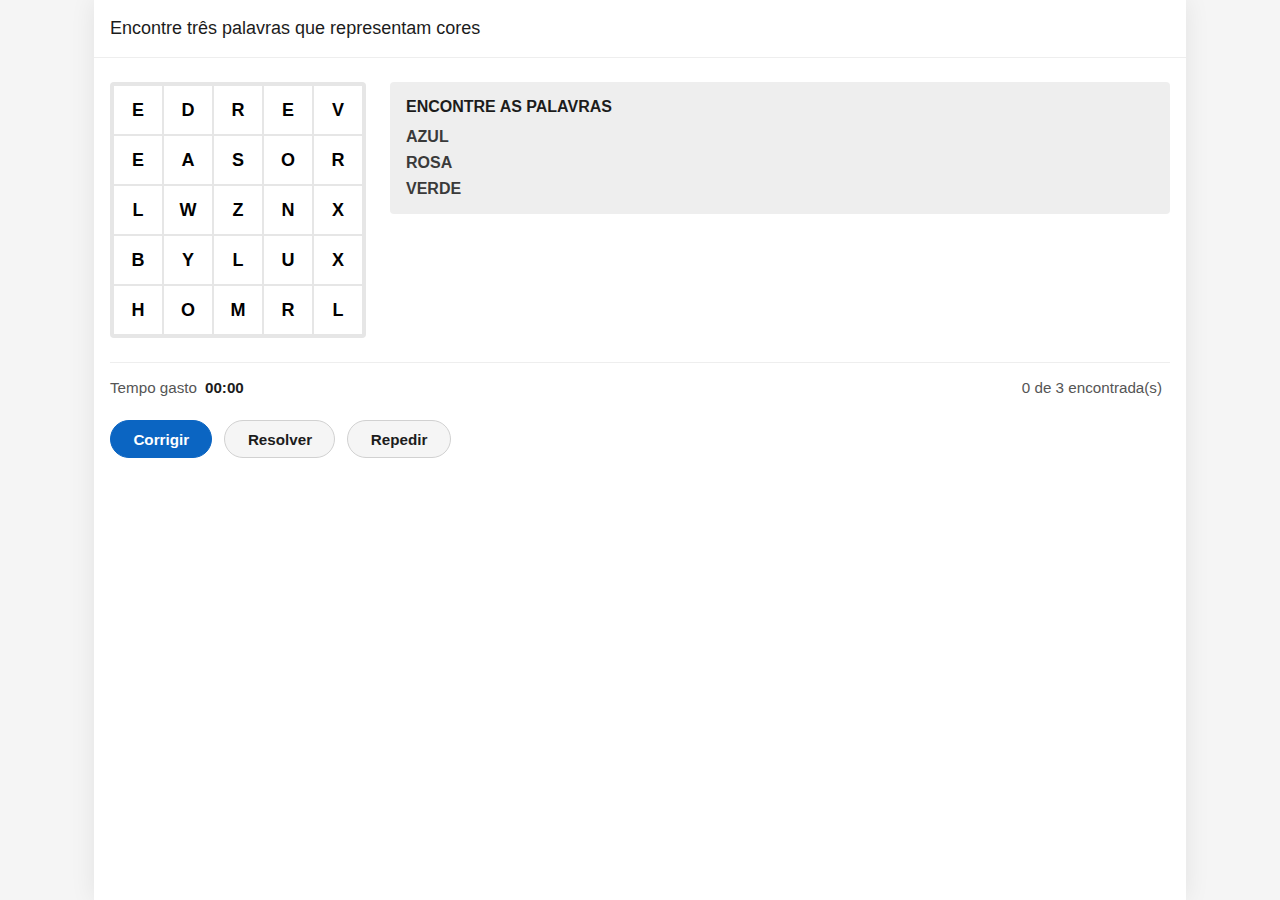
<file: 1_novo_projeto_sem_dica/index.html>
<!doctype html>
<html lang="pt-br">
  <head>
    <meta charset="utf-8">
    <meta name="viewport" content="width=device-width,initial-scale=1">
    <title>Ca&ccedil;a-palavras</title>
    <link rel="stylesheet" href="./style.css">
  </head>
  <body>
    <main class="app" id="app" data-state="loading">
      <header class="task-header">
        <p id="task-description" class="task-text"></p>
      </header>

      <section class="play-area">
        <div class="game-and-vocabulary">
          <div class="grid-wrapper">
            <div class="grid" id="grid" role="grid" aria-live="polite"></div>
          </div>

          <aside class="vocabulary" id="vocabulary" aria-labelledby="vocabulary-title">
            <h2 class="vocabulary__title" id="vocabulary-title"></h2>
            <ul class="vocabulary__list" id="word-list"></ul>
          </aside>
        </div>

        <div class="status-bar">
          <div class="status status--timer">
            <span class="status__label" id="timer-label"></span>
            <span class="status__value" id="timer-value">00:00</span>
          </div>
          <div class="status status--counter">
            <span class="status__label" id="counter-label"></span>
            <span class="status__value" id="counter-value"></span>
          </div>
        </div>

        <div class="feedback" id="feedback" role="status" aria-live="polite"></div>

        <div class="controls">
          <button type="button" class="btn btn--primary" id="check-btn"></button>
          <button type="button" class="btn" id="show-solution-btn"></button>
          <button type="button" class="btn" id="retry-btn"></button>
        </div>
      </section>
    </main>

    <template id="word-item-template">
      <li class="word-item">
        <span class="word-item__label"></span>
        <em class="word-item__state" aria-hidden="true">&bull;</em>
      </li>
    </template>

    <script type="module" src="./scripts.js"></script>
  </body>
</html>
</file>
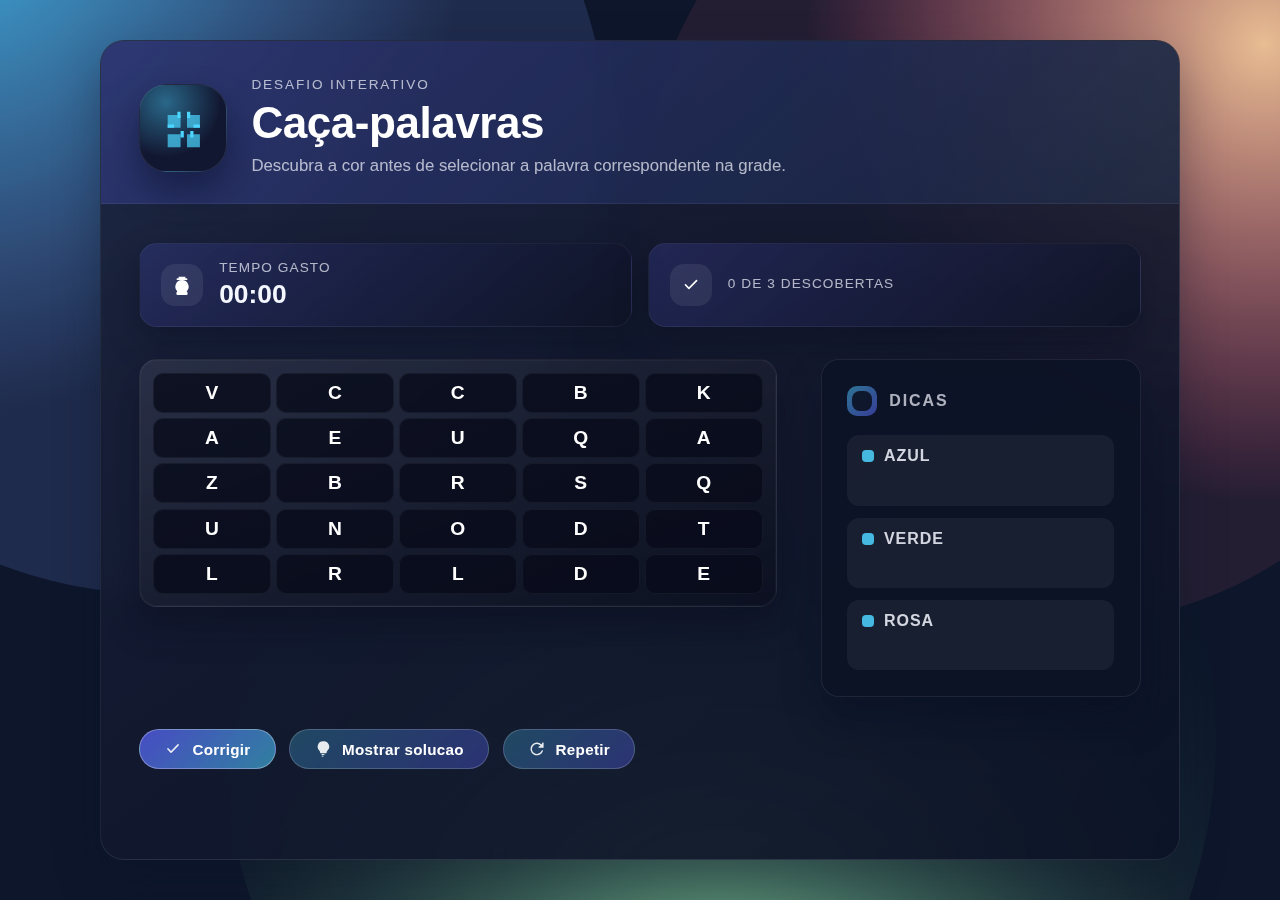
<file: 3_novo_projeto_nova_UI/index.html>
<!doctype html>
<html lang="pt-br">
  <head>
    <meta charset="utf-8">
    <meta name="viewport" content="width=device-width,initial-scale=1">
    <title>Ca&ccedil;a-palavras</title>
    <link rel="stylesheet" href="./style.css">
  </head>
  <body>
    <div class="background-layer" aria-hidden="true"></div>
    <main class="app" id="app" data-state="loading">
      <header class="task-header">
        <div class="task-header__icon" aria-hidden="true">
          <svg viewBox="0 0 64 64" xmlns="http://www.w3.org/2000/svg">
            <path d="M12 16h16v16H12zM36 16h16v16H36zM12 40h16v16H12zM36 40h16v16H36z" fill="currentColor" opacity="0.7"/>
            <path d="M24 12h4v8h-4zM36 12h4v8h-4zM12 28h8v4h-8zM44 28h8v4h-8zM28 36h4v8h-4zM40 36h4v8h-4z" fill="currentColor"/>
          </svg>
        </div>
        <div class="task-header__content">
          <p class="task-overline">Desafio interativo</p>
          <h1 class="task-title">Ca&ccedil;a-palavras</h1>
          <p id="task-description" class="task-text"></p>
        </div>
      </header>

      <section class="play-area">
        <div class="stats-deck">
          <div class="stat-card">
            <span class="stat-card__icon stat-card__icon--timer" aria-hidden="true"></span>
            <div class="stat-card__content">
              <span class="stat-card__label" id="timer-label"></span>
              <span class="stat-card__value" id="timer-value">00:00</span>
            </div>
          </div>
          <div class="stat-card">
            <span class="stat-card__icon stat-card__icon--counter" aria-hidden="true"></span>
            <div class="stat-card__content">
              <span class="stat-card__label" id="counter-label"></span>
              <span class="stat-card__value" id="counter-value"></span>
            </div>
          </div>
        </div>

        <div class="game-shell">
          <div class="grid-wrapper">
            <div class="grid" id="grid" role="grid" aria-live="polite"></div>
          </div>

          <aside class="vocabulary" id="vocabulary" aria-labelledby="vocabulary-title">
            <div class="vocabulary__header">
              <span class="vocabulary__icon" aria-hidden="true"></span>
              <h2 class="vocabulary__title" id="vocabulary-title"></h2>
            </div>
            <ul class="vocabulary__list" id="word-list"></ul>
          </aside>
        </div>

        <div class="feedback" id="feedback" role="status" aria-live="polite"></div>

        <div class="controls">
          <button type="button" class="btn btn--primary" id="check-btn" data-icon="check">
            <span class="btn__label"></span>
          </button>
          <button type="button" class="btn" id="show-solution-btn" data-icon="idea">
            <span class="btn__label"></span>
          </button>
          <button type="button" class="btn" id="retry-btn" data-icon="retry">
            <span class="btn__label"></span>
          </button>
        </div>
      </section>
    </main>

    <template id="word-item-template">
      <li class="word-item">
        <span class="word-item__label"></span>
        <em class="word-item__state" aria-hidden="true">&bull;</em>
      </li>
    </template>

    <script type="module" src="./scripts.js"></script>
  </body>
</html>
</file>
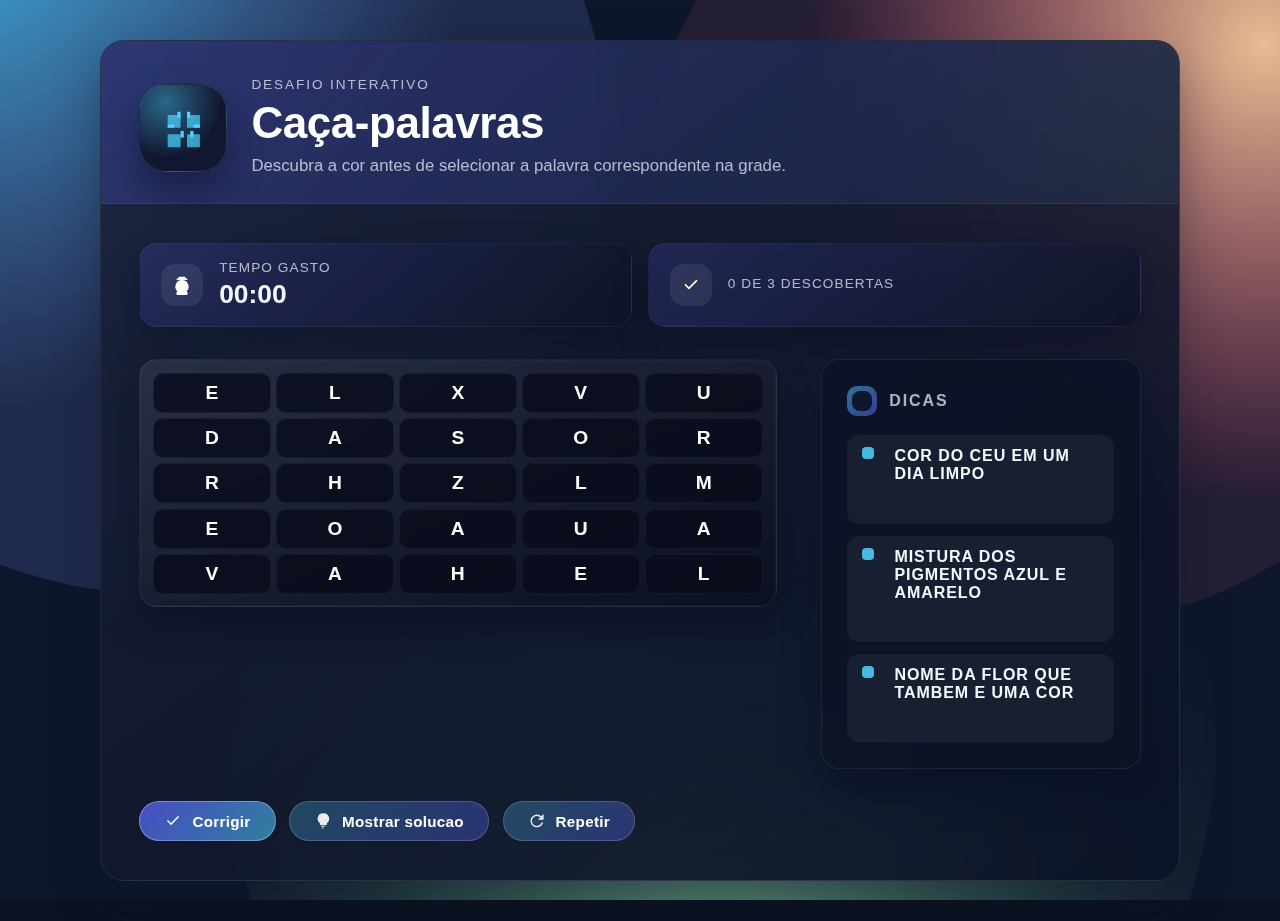
<file: 4_novo_projeto_com_acessibilidade/index.html>
<!doctype html>
<html lang="pt-br">
  <head>
    <meta charset="utf-8">
    <meta name="viewport" content="width=device-width,initial-scale=1">
    <title>Ca&ccedil;a-palavras</title>
    <link rel="stylesheet" href="./style.css">
  </head>
  <body>
    <div class="background-layer" aria-hidden="true"></div>
    <main class="app" id="app" data-state="loading">
      <header class="task-header">
        <div class="task-header__icon" aria-hidden="true">
          <svg viewBox="0 0 64 64" xmlns="http://www.w3.org/2000/svg">
            <path d="M12 16h16v16H12zM36 16h16v16H36zM12 40h16v16H12zM36 40h16v16H36z" fill="currentColor" opacity="0.7"/>
            <path d="M24 12h4v8h-4zM36 12h4v8h-4zM12 28h8v4h-8zM44 28h8v4h-8zM28 36h4v8h-4zM40 36h4v8h-4z" fill="currentColor"/>
          </svg>
        </div>
        <div class="task-header__content">
          <p class="task-overline">Desafio interativo</p>
          <h1 class="task-title">Ca&ccedil;a-palavras</h1>
          <p id="task-description" class="task-text"></p>
        </div>
      </header>

      <section class="play-area">
        <div class="stats-deck">
          <div class="stat-card">
            <span class="stat-card__icon stat-card__icon--timer" aria-hidden="true"></span>
            <div class="stat-card__content">
              <span class="stat-card__label" id="timer-label"></span>
              <span class="stat-card__value" id="timer-value">00:00</span>
            </div>
          </div>
          <div class="stat-card">
            <span class="stat-card__icon stat-card__icon--counter" aria-hidden="true"></span>
            <div class="stat-card__content">
              <span class="stat-card__label" id="counter-label"></span>
              <span class="stat-card__value" id="counter-value"></span>
            </div>
          </div>
        </div>

        <div class="game-shell">
          <div class="grid-wrapper">
            <div
              class="grid"
              id="grid"
              role="grid"
              aria-live="polite"
              aria-label="Grade do caca-palavras"
              aria-describedby="task-description"
            ></div>
          </div>

          <aside class="vocabulary" id="vocabulary" aria-labelledby="vocabulary-title">
            <div class="vocabulary__header">
              <span class="vocabulary__icon" aria-hidden="true"></span>
              <h2 class="vocabulary__title" id="vocabulary-title"></h2>
            </div>
            <ul class="vocabulary__list" id="word-list" aria-live="polite"></ul>
          </aside>
        </div>

        <div class="feedback" id="feedback" role="status" aria-live="polite"></div>

        <div class="controls">
          <button type="button" class="btn btn--primary" id="check-btn" data-icon="check">
            <span class="btn__label">Corrigir</span>
          </button>
          <button type="button" class="btn" id="show-solution-btn" data-icon="idea">
            <span class="btn__label">Mostrar solucao</span>
          </button>
          <button type="button" class="btn" id="retry-btn" data-icon="retry">
            <span class="btn__label">Repetir</span>
          </button>
        </div>
      </section>
    </main>

    <template id="word-item-template">
      <li class="word-item">
        <span class="word-item__label"></span>
        <em class="word-item__state" aria-hidden="true">&bull;</em>
      </li>
    </template>

    <script type="module" src="./scripts.js"></script>
  </body>
</html>
</file>
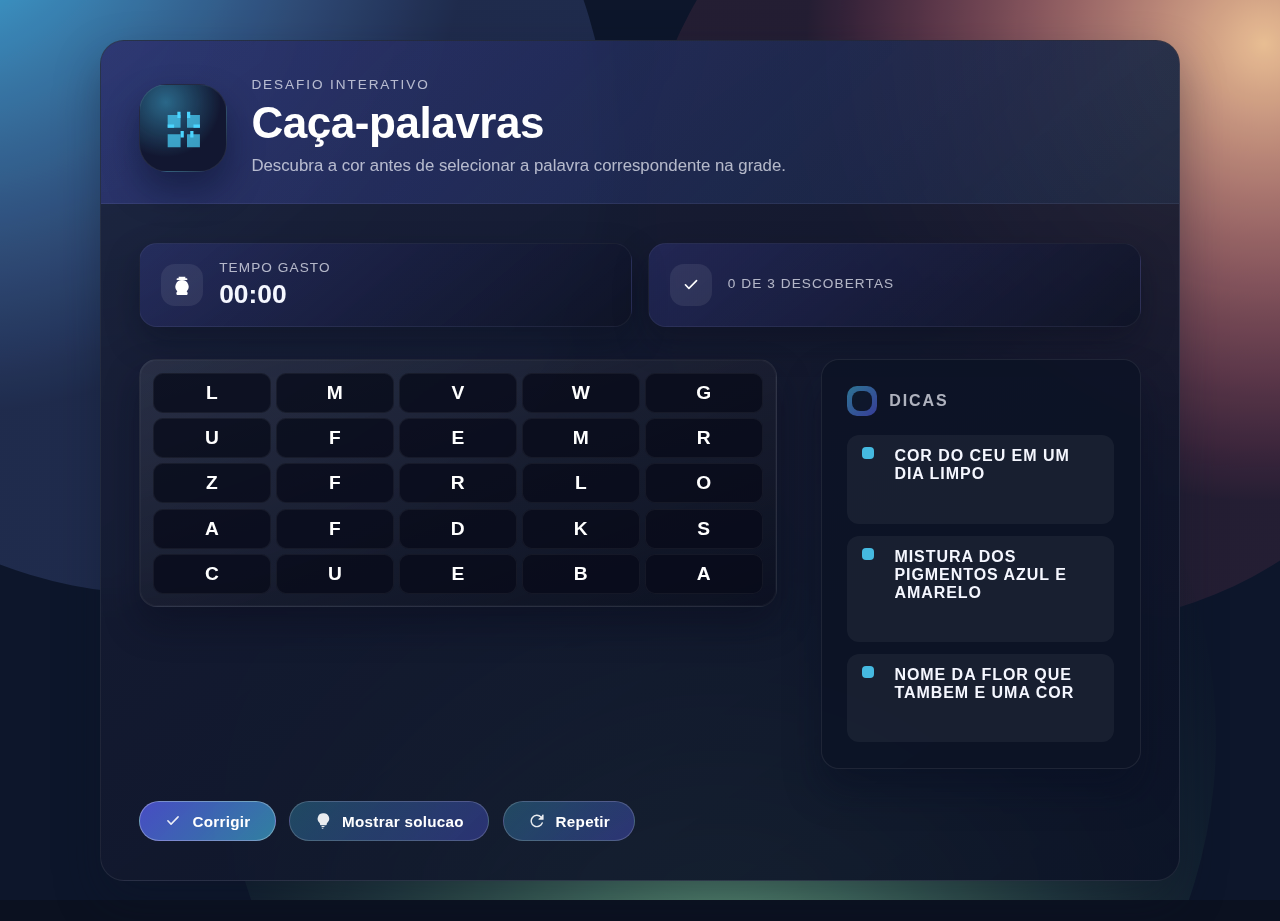
<file: 5_novo_projeto_com_temporizador/index.html>
<!doctype html>
<html lang="pt-br">
  <head>
    <meta charset="utf-8">
    <meta name="viewport" content="width=device-width,initial-scale=1">
    <title>Ca&ccedil;a-palavras</title>
    <link rel="stylesheet" href="./style.css">
  </head>
  <body>
    <div class="background-layer" aria-hidden="true"></div>
    <main class="app" id="app" data-state="loading">
      <header class="task-header">
        <div class="task-header__icon" aria-hidden="true">
          <svg viewBox="0 0 64 64" xmlns="http://www.w3.org/2000/svg">
            <path d="M12 16h16v16H12zM36 16h16v16H36zM12 40h16v16H12zM36 40h16v16H36z" fill="currentColor" opacity="0.7"/>
            <path d="M24 12h4v8h-4zM36 12h4v8h-4zM12 28h8v4h-8zM44 28h8v4h-8zM28 36h4v8h-4zM40 36h4v8h-4z" fill="currentColor"/>
          </svg>
        </div>
        <div class="task-header__content">
          <p class="task-overline">Desafio interativo</p>
          <h1 class="task-title">Ca&ccedil;a-palavras</h1>
          <p id="task-description" class="task-text"></p>
        </div>
      </header>

      <section class="play-area">
        <div class="stats-deck">
          <div class="stat-card">
            <span class="stat-card__icon stat-card__icon--timer" aria-hidden="true"></span>
            <div class="stat-card__content">
              <span class="stat-card__label" id="timer-label"></span>
              <span class="stat-card__value" id="timer-value">00:00</span>
            </div>
          </div>
          <div class="stat-card">
            <span class="stat-card__icon stat-card__icon--counter" aria-hidden="true"></span>
            <div class="stat-card__content">
              <span class="stat-card__label" id="counter-label"></span>
              <span class="stat-card__value" id="counter-value"></span>
            </div>
          </div>
        </div>

        <div class="game-shell">
          <div class="grid-wrapper">
            <div
              class="grid"
              id="grid"
              role="grid"
              aria-live="polite"
              aria-label="Grade do caca-palavras"
              aria-describedby="task-description"
            ></div>
          </div>

          <aside class="vocabulary" id="vocabulary" aria-labelledby="vocabulary-title">
            <div class="vocabulary__header">
              <span class="vocabulary__icon" aria-hidden="true"></span>
              <h2 class="vocabulary__title" id="vocabulary-title"></h2>
            </div>
            <ul class="vocabulary__list" id="word-list" aria-live="polite"></ul>
          </aside>
        </div>

        <div class="feedback" id="feedback" role="status" aria-live="polite"></div>

        <div class="controls">
          <button type="button" class="btn btn--primary" id="check-btn" data-icon="check">
            <span class="btn__label">Corrigir</span>
          </button>
          <button type="button" class="btn" id="show-solution-btn" data-icon="idea">
            <span class="btn__label">Mostrar solucao</span>
          </button>
          <button type="button" class="btn" id="retry-btn" data-icon="retry">
            <span class="btn__label">Repetir</span>
          </button>
        </div>
      </section>
    </main>

    <div class="modal-backdrop" data-modal="time-limit" hidden>
      <div class="modal" role="dialog" aria-modal="true" aria-labelledby="time-limit-title">
        <div class="modal__header">
          <span class="modal__icon" aria-hidden="true"></span>
          <div>
            <h2 class="modal__title" id="time-limit-title">Tempo esgotado</h2>
            <p class="modal__subtitle">O limite de tempo foi atingido.</p>
          </div>
        </div>
        <p class="modal__body">
          Para tentar novamente desde o inicio, clique em Reiniciar. Todos os progressos desta rodada serao perdidos.
        </p>
        <div class="modal__actions">
          <button type="button" class="btn btn--primary" id="time-limit-retry-btn" data-icon="retry">
            <span class="btn__label">Reiniciar</span>
          </button>
          <button type="button" class="btn btn--ghost" id="time-limit-close-btn">
            <span class="btn__label">Fechar</span>
          </button>
        </div>
      </div>
    </div>

    <template id="word-item-template">
      <li class="word-item">
        <span class="word-item__label"></span>
        <em class="word-item__state" aria-hidden="true">&bull;</em>
      </li>
    </template>

    <script type="module" src="./scripts.js"></script>
  </body>
</html>
</file>
<file: 1_novo_projeto_sem_dica/style.css>
:root {
  color-scheme: light;
  font-family: "Helvetica Neue", Helvetica, Arial, sans-serif;
}

* {
  box-sizing: border-box;
}

body {
  margin: 0;
  background-color: #f5f5f5;
  color: #1c1c1c;
  font-family: inherit;
}

.app {
  max-width: 68.25em;
  margin: 0 auto;
  min-height: 100vh;
  background-color: #ffffff;
  display: flex;
  flex-direction: column;
  box-shadow: 0 0 24px rgba(0, 0, 0, 0.08);
}

.task-header {
  border-bottom: 1px solid #eeeeee;
  padding: 1rem;
}

.task-text {
  margin: 0;
  font-size: 1.125rem;
  line-height: 1.4;
}

.play-area {
  padding: 1.5rem 1rem 2rem;
  display: flex;
  flex-direction: column;
  gap: 1.5rem;
}

.game-and-vocabulary {
  display: flex;
  flex-wrap: wrap;
  gap: 1.5rem;
  align-items: flex-start;
}

.grid-wrapper {
  position: relative;
  padding: 0.25rem;
  background-color: #e6e6e6;
  border-radius: 4px;
}

.grid {
  --grid-size: 10;
  display: grid;
  grid-template-columns: repeat(var(--grid-size), minmax(2.5rem, 3rem));
  grid-auto-rows: minmax(2.5rem, 3rem);
  gap: 2px;
}

.grid__cell {
  position: relative;
  border: none;
  background-color: #ffffff;
  color: #000000;
  font-weight: bold;
  font-size: 1.125rem;
  text-transform: uppercase;
  cursor: pointer;
  transition: background-color 0.15s ease, color 0.15s ease;
  display: flex;
  align-items: center;
  justify-content: center;
  outline: none;
  user-select: none;
}

.grid__cell::after {
  content: "";
  position: absolute;
  inset: 2px;
  border-radius: 4px;
  pointer-events: none;
}

.grid__cell:focus-visible::after {
  border: 2px solid #0b65c2;
}

.grid__cell--active {
  background-color: rgba(9, 132, 227, 0.25);
}

.grid__cell--preview {
  background-color: rgba(9, 132, 227, 0.4);
}

.grid__cell--found {
  background-color: rgba(76, 175, 80, 0.3);
  color: #0b6023;
}

.grid__cell--solved {
  background-color: rgba(0, 103, 222, 0.2);
  color: #084a93;
}

.grid__cell[disabled] {
  cursor: default;
}

.vocabulary {
  background-color: #eeeeee;
  padding: 1rem;
  border-radius: 4px;
  min-width: 16rem;
  flex: 1 1 15rem;
}

.vocabulary__title {
  margin: 0 0 0.75rem;
  font-size: 1rem;
  font-weight: 600;
  text-transform: uppercase;
  color: #1c1c1c;
}

.vocabulary__list {
  list-style: none;
  padding: 0;
  margin: 0;
  display: grid;
  gap: 0.5rem;
}

.word-item {
  display: flex;
  align-items: center;
  gap: 0.5rem;
  font-weight: bold;
  text-transform: uppercase;
  color: #3a3a3a;
}

.word-item__state {
  visibility: hidden;
  font-style: normal;
  color: inherit;
}

.word-item--found {
  color: #2e7d32;
}

.word-item--found .word-item__state {
  visibility: visible;
}

.word-item--solved {
  color: #0067de;
}

.word-item--solved .word-item__state {
  visibility: visible;
}

.status-bar {
  display: flex;
  justify-content: space-between;
  align-items: center;
  gap: 1rem;
  border-top: 1px solid #eeeeee;
  padding-top: 1rem;
  flex-wrap: wrap;
}

.status {
  display: flex;
  align-items: baseline;
  gap: 0.5rem;
  font-size: 0.95rem;
}

.status__label {
  color: #555555;
}

.status__value {
  font-weight: 700;
  color: #1c1c1c;
}

.feedback {
  display: none;
  padding: 1rem;
  border-radius: 4px;
  font-weight: 600;
  color: #0b65c2;
  background-color: rgba(11, 101, 194, 0.1);
}

.feedback[data-visible="true"] {
  display: block;
}

.controls {
  display: flex;
  flex-wrap: wrap;
  gap: 0.75rem;
}

.btn {
  appearance: none;
  border: 1px solid #d1d1d1;
  background-color: #f5f5f5;
  color: #1c1c1c;
  padding: 0.6rem 1.4rem;
  border-radius: 999px;
  font-size: 0.95rem;
  font-weight: 600;
  cursor: pointer;
  transition: transform 0.15s ease, box-shadow 0.15s ease, background-color 0.15s ease;
}

.btn:hover:not([disabled]) {
  background-color: #e8e8e8;
  box-shadow: 0 4px 10px rgba(0, 0, 0, 0.08);
}

.btn:active:not([disabled]) {
  transform: translateY(1px);
}

.btn[disabled] {
  cursor: default;
  opacity: 0.6;
  box-shadow: none;
}

.btn--primary {
  background-color: #0b65c2;
  color: #ffffff;
  border-color: #0b65c2;
}

.btn--primary:hover:not([disabled]) {
  background-color: #09509a;
}

@media (max-width: 960px) {
  .grid {
    grid-template-columns: repeat(var(--grid-size), minmax(2.2rem, 1fr));
    grid-auto-rows: minmax(2.2rem, 1fr);
  }
}

@media (max-width: 720px) {
  .game-and-vocabulary {
    flex-direction: column;
  }

  .vocabulary {
    width: 100%;
  }
}
</file>
<file: 3_novo_projeto_nova_UI/style.css>
:root {
  color-scheme: dark;
  font-family: "Poppins", "Segoe UI", "Helvetica Neue", Arial, sans-serif;
  --color-bg: #0b1120;
  --color-surface: rgba(12, 19, 38, 0.88);
  --color-surface-strong: rgba(19, 29, 53, 0.92);
  --color-accent: #5a5ff6;
  --color-accent-2: #4bd5ff;
  --color-positive: #38d89d;
  --color-highlight: rgba(90, 95, 246, 0.18);
  --color-border: rgba(255, 255, 255, 0.08);
  --color-text: #f5f7ff;
  --color-text-muted: rgba(245, 247, 255, 0.7);
  --shadow-soft: 0 20px 45px rgba(12, 19, 38, 0.35);
  --radius-lg: 24px;
  --radius-md: 18px;
  --radius-sm: 12px;
  --transition: 180ms ease;
}

*,
*::before,
*::after {
  box-sizing: border-box;
}

body {
  margin: 0;
  min-height: 100vh;
  background-color: var(--color-bg);
  color: var(--color-text);
  font-family: inherit;
  display: flex;
  align-items: stretch;
  justify-content: center;
  padding: 2.5rem 1.5rem;
  position: relative;
  overflow-x: hidden;
}

.background-layer {
  position: fixed;
  inset: 0;
  background: url("./assets/backgrounds/mesh.svg") center/cover no-repeat,
    radial-gradient(circle at 20% 20%, rgba(90, 95, 246, 0.45), transparent 45%),
    radial-gradient(circle at 80% 30%, rgba(77, 213, 255, 0.28), transparent 55%);
  opacity: 0.94;
  filter: saturate(1.1);
  pointer-events: none;
  z-index: -2;
}

.app {
  width: min(1080px, 100%);
  backdrop-filter: blur(18px);
  background: linear-gradient(145deg, rgba(26, 32, 56, 0.85), rgba(12, 19, 38, 0.92));
  border: 1px solid var(--color-border);
  border-radius: var(--radius-lg);
  box-shadow: var(--shadow-soft);
  display: flex;
  flex-direction: column;
  overflow: hidden;
}

.task-header {
  display: flex;
  gap: 1.5rem;
  align-items: center;
  padding: 2.25rem clamp(1.5rem, 3vw, 2.75rem) 1.5rem;
  border-bottom: 1px solid rgba(255, 255, 255, 0.06);
  background: linear-gradient(135deg, rgba(90, 95, 246, 0.25), rgba(44, 154, 222, 0.08));
}

.task-header__icon {
  width: clamp(68px, 10vw, 88px);
  height: clamp(68px, 10vw, 88px);
  border-radius: 28px;
  display: grid;
  place-items: center;
  background: radial-gradient(circle at 30% 20%, rgba(77, 213, 255, 0.42), transparent 60%),
    rgba(12, 18, 36, 0.8);
  border: 1px solid rgba(255, 255, 255, 0.08);
  color: var(--color-accent-2);
  box-shadow: 0 18px 35px rgba(4, 12, 34, 0.45);
}

.task-header__icon svg {
  width: 60%;
  height: 60%;
}

.task-header__content {
  display: flex;
  flex-direction: column;
  gap: 0.35rem;
}

.task-overline {
  margin: 0;
  font-size: 0.85rem;
  letter-spacing: 0.14em;
  text-transform: uppercase;
  color: var(--color-text-muted);
}

.task-title {
  margin: 0;
  font-size: clamp(2.15rem, 4vw, 2.75rem);
  font-weight: 700;
  letter-spacing: -0.01em;
  color: #ffffff;
}

.task-text {
  margin: 0;
  font-size: 1.05rem;
  line-height: 1.55;
  color: var(--color-text-muted);
}

.play-area {
  padding: clamp(1.75rem, 3vw, 2.5rem);
  display: flex;
  flex-direction: column;
  gap: 2rem;
}

.stats-deck {
  display: grid;
  grid-template-columns: repeat(auto-fit, minmax(220px, 1fr));
  gap: 1rem;
}

.stat-card {
  display: flex;
  align-items: center;
  gap: 1rem;
  padding: 1.05rem 1.3rem;
  background: linear-gradient(140deg, rgba(90, 95, 246, 0.18), rgba(15, 20, 38, 0.9));
  border-radius: var(--radius-md);
  border: 1px solid rgba(255, 255, 255, 0.05);
  box-shadow: 0 14px 32px rgba(7, 11, 26, 0.35);
}

.stat-card__icon {
  width: 42px;
  height: 42px;
  border-radius: 14px;
  display: grid;
  place-items: center;
  background: rgba(255, 255, 255, 0.08);
  position: relative;
}

.stat-card__icon::before {
  content: "";
  width: 20px;
  height: 20px;
  display: inline-block;
  background-color: #ffffff;
  mask: no-repeat center / contain;
  -webkit-mask: no-repeat center / contain;
}

.stat-card__icon--timer::before {
  mask-image: url("./assets/icons/timer.svg");
  -webkit-mask-image: url("./assets/icons/timer.svg");
}

.stat-card__icon--counter::before {
  mask-image: url("./assets/icons/check.svg");
  -webkit-mask-image: url("./assets/icons/check.svg");
}

.stat-card__content {
  display: flex;
  flex-direction: column;
  gap: 0.2rem;
}

.stat-card__label {
  font-size: 0.85rem;
  text-transform: uppercase;
  letter-spacing: 0.08em;
  color: var(--color-text-muted);
}

.stat-card__value {
  font-size: 1.65rem;
  font-weight: 700;
}

.game-shell {
  display: grid;
  grid-template-columns: minmax(0, 1fr) clamp(260px, 28vw, 320px);
  gap: clamp(1.5rem, 4vw, 2.75rem);
  align-items: start;
}

.grid-wrapper {
  position: relative;
  padding: clamp(0.6rem, 1vw, 0.9rem);
  border-radius: var(--radius-md);
  background: linear-gradient(160deg, rgba(255, 255, 255, 0.08), rgba(12, 16, 32, 0.85));
  border: 1px solid rgba(255, 255, 255, 0.06);
  box-shadow: inset 0 0 0 1px rgba(255, 255, 255, 0.03), 0 18px 34px rgba(8, 12, 28, 0.45);
}

.grid {
  --grid-size: 10;
  display: grid;
  grid-template-columns: repeat(var(--grid-size), minmax(2.5rem, 1fr));
  grid-auto-rows: minmax(2.5rem, 1fr);
  gap: clamp(0.18rem, 0.5vw, 0.32rem);
}

.grid__cell {
  position: relative;
  border: none;
  border-radius: 10px;
  background: rgba(8, 10, 26, 0.78);
  color: #ffffff;
  font-weight: 600;
  font-size: clamp(1rem, 1.5vw, 1.22rem);
  text-transform: uppercase;
  cursor: pointer;
  transition: background-color var(--transition), color var(--transition), transform 140ms ease;
  display: grid;
  place-items: center;
  letter-spacing: 0.02em;
  box-shadow: inset 0 0 0 1px rgba(255, 255, 255, 0.05);
}

.grid__cell:hover {
  background: rgba(100, 108, 255, 0.25);
  transform: translateY(-1px);
}

.grid__cell::after {
  content: "";
  position: absolute;
  inset: 2px;
  border-radius: 8px;
  pointer-events: none;
  border: 1px solid transparent;
}

.grid__cell:focus-visible::after {
  border-color: rgba(90, 95, 246, 0.9);
  box-shadow: 0 0 0 3px rgba(90, 95, 246, 0.35);
}

.grid__cell--preview {
  background: rgba(90, 95, 246, 0.4);
}

.grid__cell--found {
  background: rgba(56, 216, 157, 0.28);
  color: #d8ffee;
}

.grid__cell--solved {
  background: rgba(77, 213, 255, 0.32);
  color: #deffff;
}

.grid__cell[disabled] {
  cursor: default;
  opacity: 0.95;
}

.vocabulary {
  position: relative;
  padding: clamp(1.2rem, 2.5vw, 1.6rem);
  border-radius: var(--radius-md);
  background: var(--color-surface);
  border: 1px solid rgba(255, 255, 255, 0.08);
  box-shadow: 0 22px 36px rgba(7, 14, 33, 0.45);
  display: flex;
  flex-direction: column;
  gap: 1.2rem;
}

.vocabulary__header {
  display: flex;
  align-items: center;
  gap: 0.75rem;
}

.vocabulary__icon {
  width: 30px;
  height: 30px;
  display: inline-block;
  border-radius: 10px;
  background: linear-gradient(135deg, rgba(77, 213, 255, 0.5), rgba(90, 95, 246, 0.55));
  position: relative;
}

.vocabulary__icon::before {
  content: "";
  position: absolute;
  inset: 5px;
  background-color: #0b1120;
  border-radius: 8px;
  opacity: 0.9;
}

.vocabulary__title {
  margin: 0;
  font-size: 1rem;
  letter-spacing: 0.12em;
  text-transform: uppercase;
  color: var(--color-text-muted);
}

.vocabulary__list {
  list-style: none;
  padding: 0;
  margin: 0;
  display: grid;
  gap: 0.75rem;
}

.word-item {
  display: grid;
  grid-template-columns: auto 1fr;
  align-items: center;
  gap: 0.65rem;
  padding: 0.75rem 0.9rem;
  border-radius: var(--radius-sm);
  background: rgba(255, 255, 255, 0.05);
  color: rgba(245, 247, 255, 0.85);
  position: relative;
  transition: transform var(--transition), background-color var(--transition);
}

.word-item::before {
  content: "";
  width: 12px;
  height: 12px;
  border-radius: 4px;
  background: rgba(77, 213, 255, 0.85);
}

.word-item--hint {
  grid-template-columns: 1.4rem 1fr;
  align-items: flex-start;
  text-transform: none;
}

.word-item--hint .word-item__label {
  font-weight: 600;
  color: var(--color-text);
}

.word-item--hint .word-item__state {
  align-self: center;
}

.word-item__label {
  text-transform: uppercase;
  font-weight: 600;
  letter-spacing: 0.06em;
}

.word-item__solution {
  grid-column: 2 / -1;
  font-weight: 700;
  text-transform: uppercase;
  color: rgba(77, 213, 255, 0.92);
  margin-top: 0.2rem;
}

.word-item__solution[hidden] {
  display: none;
}

.word-item__state {
  grid-column: 1 / 2;
  grid-row: span 2;
  visibility: hidden;
  font-style: normal;
  color: inherit;
}

.word-item--found,
.word-item[data-revealed="true"] {
  background: rgba(56, 216, 157, 0.2);
  color: #e5fff5;
  transform: translateY(-1px);
}

.word-item--found::before,
.word-item[data-revealed="true"]::before {
  background: var(--color-positive);
}

.word-item--solved {
  background: rgba(90, 95, 246, 0.22);
  color: #ebedff;
}

.word-item--solved::before {
  background: rgba(90, 95, 246, 0.9);
}

.word-item--found .word-item__state,
.word-item--solved .word-item__state {
  visibility: visible;
}

.feedback {
  display: none;
  padding: 1rem 1.3rem;
  border-radius: var(--radius-sm);
  font-weight: 600;
  color: #f2f6ff;
  background: linear-gradient(135deg, rgba(77, 213, 255, 0.32), rgba(90, 95, 246, 0.22));
  border: 1px solid rgba(255, 255, 255, 0.08);
}

.feedback[data-visible="true"] {
  display: block;
}

.controls {
  display: flex;
  flex-wrap: wrap;
  gap: 0.85rem;
}

.btn {
  appearance: none;
  border: 1px solid rgba(255, 255, 255, 0.18);
  background: linear-gradient(135deg, rgba(77, 213, 255, 0.25), rgba(90, 95, 246, 0.35));
  color: #ffffff;
  padding: 0.65rem 1.5rem;
  border-radius: 999px;
  font-size: 0.95rem;
  font-weight: 600;
  cursor: pointer;
  transition: transform var(--transition), box-shadow var(--transition), background var(--transition);
  display: inline-flex;
  align-items: center;
  gap: 0.65rem;
  letter-spacing: 0.02em;
}

.btn::before {
  content: "";
  width: 1.1rem;
  height: 1.1rem;
  background-color: currentColor;
  mask: no-repeat center / contain;
  -webkit-mask: no-repeat center / contain;
  opacity: 0.9;
}

.btn[data-icon="check"]::before {
  mask-image: url("./assets/icons/check.svg");
  -webkit-mask-image: url("./assets/icons/check.svg");
}

.btn[data-icon="idea"]::before {
  mask-image: url("./assets/icons/idea.svg");
  -webkit-mask-image: url("./assets/icons/idea.svg");
}

.btn[data-icon="retry"]::before {
  mask-image: url("./assets/icons/retry.svg");
  -webkit-mask-image: url("./assets/icons/retry.svg");
}

.btn__label {
  display: inline-block;
}

.btn:hover:not([disabled]) {
  transform: translateY(-1px);
  box-shadow: 0 16px 28px rgba(10, 15, 35, 0.4);
  background: linear-gradient(135deg, rgba(90, 95, 246, 0.5), rgba(77, 213, 255, 0.35));
}

.btn:active:not([disabled]) {
  transform: translateY(0);
}

.btn[disabled] {
  cursor: not-allowed;
  opacity: 0.55;
  box-shadow: none;
}

.btn--primary {
  background: linear-gradient(135deg, rgba(90, 95, 246, 0.75), rgba(77, 213, 255, 0.55));
  border-color: rgba(255, 255, 255, 0.3);
}

.btn--primary:hover:not([disabled]) {
  background: linear-gradient(135deg, rgba(90, 95, 246, 0.9), rgba(77, 213, 255, 0.75));
}

@media (max-width: 1024px) {
  body {
    padding: 2rem 1rem;
  }

  .task-header {
    flex-direction: column;
    align-items: flex-start;
  }

  .task-header__icon {
    width: 72px;
    height: 72px;
  }

  .game-shell {
    grid-template-columns: 1fr;
  }
}

@media (max-width: 720px) {
  body {
    padding: 1.5rem 0.75rem;
  }

  .app {
    border-radius: 18px;
  }

  .play-area {
    gap: 1.5rem;
  }

  .stats-deck {
    grid-template-columns: 1fr;
  }

  .grid {
    grid-template-columns: repeat(var(--grid-size), minmax(46px, 1fr));
    grid-auto-rows: minmax(46px, 1fr);
  }

  .word-item {
    grid-template-columns: auto 1fr;
  }

  .controls {
    flex-direction: column;
    align-items: stretch;
  }

  .btn {
    justify-content: center;
  }
}
</file>
<file: 4_novo_projeto_com_acessibilidade/style.css>
:root {
  color-scheme: dark;
  font-family: "Poppins", "Segoe UI", "Helvetica Neue", Arial, sans-serif;
  --color-bg: #0b1120;
  --color-surface: rgba(12, 19, 38, 0.88);
  --color-surface-strong: rgba(19, 29, 53, 0.92);
  --color-accent: #5a5ff6;
  --color-accent-2: #4bd5ff;
  --color-positive: #38d89d;
  --color-highlight: rgba(90, 95, 246, 0.18);
  --color-border: rgba(255, 255, 255, 0.08);
  --color-text: #f5f7ff;
  --color-text-muted: rgba(245, 247, 255, 0.7);
  --shadow-soft: 0 20px 45px rgba(12, 19, 38, 0.35);
  --radius-lg: 24px;
  --radius-md: 18px;
  --radius-sm: 12px;
  --transition: 180ms ease;
}

*,
*::before,
*::after {
  box-sizing: border-box;
}

body {
  margin: 0;
  min-height: 100vh;
  background-color: var(--color-bg);
  color: var(--color-text);
  font-family: inherit;
  display: flex;
  align-items: stretch;
  justify-content: center;
  padding: 2.5rem 1.5rem;
  position: relative;
  overflow-x: hidden;
}

.visually-hidden {
  position: absolute;
  width: 1px;
  height: 1px;
  padding: 0;
  margin: -1px;
  overflow: hidden;
  clip: rect(0, 0, 0, 0);
  clip-path: inset(50%);
  border: 0;
  white-space: nowrap;
}

.background-layer {
  position: fixed;
  inset: 0;
  background: url("./assets/backgrounds/mesh.svg") center/cover no-repeat,
    radial-gradient(circle at 20% 20%, rgba(90, 95, 246, 0.45), transparent 45%),
    radial-gradient(circle at 80% 30%, rgba(77, 213, 255, 0.28), transparent 55%);
  opacity: 0.94;
  filter: saturate(1.1);
  pointer-events: none;
  z-index: -2;
}

.app {
  width: min(1080px, 100%);
  backdrop-filter: blur(18px);
  background: linear-gradient(145deg, rgba(26, 32, 56, 0.85), rgba(12, 19, 38, 0.92));
  border: 1px solid var(--color-border);
  border-radius: var(--radius-lg);
  box-shadow: var(--shadow-soft);
  display: flex;
  flex-direction: column;
  overflow: hidden;
}

.task-header {
  display: flex;
  gap: 1.5rem;
  align-items: center;
  padding: 2.25rem clamp(1.5rem, 3vw, 2.75rem) 1.5rem;
  border-bottom: 1px solid rgba(255, 255, 255, 0.06);
  background: linear-gradient(135deg, rgba(90, 95, 246, 0.25), rgba(44, 154, 222, 0.08));
}

.task-header__icon {
  width: clamp(68px, 10vw, 88px);
  height: clamp(68px, 10vw, 88px);
  border-radius: 28px;
  display: grid;
  place-items: center;
  background: radial-gradient(circle at 30% 20%, rgba(77, 213, 255, 0.42), transparent 60%),
    rgba(12, 18, 36, 0.8);
  border: 1px solid rgba(255, 255, 255, 0.08);
  color: var(--color-accent-2);
  box-shadow: 0 18px 35px rgba(4, 12, 34, 0.45);
}

.task-header__icon svg {
  width: 60%;
  height: 60%;
}

.task-header__content {
  display: flex;
  flex-direction: column;
  gap: 0.35rem;
}

.task-overline {
  margin: 0;
  font-size: 0.85rem;
  letter-spacing: 0.14em;
  text-transform: uppercase;
  color: var(--color-text-muted);
}

.task-title {
  margin: 0;
  font-size: clamp(2.15rem, 4vw, 2.75rem);
  font-weight: 700;
  letter-spacing: -0.01em;
  color: #ffffff;
}

.task-text {
  margin: 0;
  font-size: 1.05rem;
  line-height: 1.55;
  color: var(--color-text-muted);
}

.play-area {
  padding: clamp(1.75rem, 3vw, 2.5rem);
  display: flex;
  flex-direction: column;
  gap: 2rem;
}

.stats-deck {
  display: grid;
  grid-template-columns: repeat(auto-fit, minmax(220px, 1fr));
  gap: 1rem;
}

.stat-card {
  display: flex;
  align-items: center;
  gap: 1rem;
  padding: 1.05rem 1.3rem;
  background: linear-gradient(140deg, rgba(90, 95, 246, 0.18), rgba(15, 20, 38, 0.9));
  border-radius: var(--radius-md);
  border: 1px solid rgba(255, 255, 255, 0.05);
  box-shadow: 0 14px 32px rgba(7, 11, 26, 0.35);
}

.stat-card__icon {
  width: 42px;
  height: 42px;
  border-radius: 14px;
  display: grid;
  place-items: center;
  background: rgba(255, 255, 255, 0.08);
  position: relative;
}

.stat-card__icon::before {
  content: "";
  width: 20px;
  height: 20px;
  display: inline-block;
  background-color: #ffffff;
  mask: no-repeat center / contain;
  -webkit-mask: no-repeat center / contain;
}

.stat-card__icon--timer::before {
  mask-image: url("./assets/icons/timer.svg");
  -webkit-mask-image: url("./assets/icons/timer.svg");
}

.stat-card__icon--counter::before {
  mask-image: url("./assets/icons/check.svg");
  -webkit-mask-image: url("./assets/icons/check.svg");
}

.stat-card__content {
  display: flex;
  flex-direction: column;
  gap: 0.2rem;
}

.stat-card__label {
  font-size: 0.85rem;
  text-transform: uppercase;
  letter-spacing: 0.08em;
  color: var(--color-text-muted);
}

.stat-card__value {
  font-size: 1.65rem;
  font-weight: 700;
}

.game-shell {
  display: grid;
  grid-template-columns: minmax(0, 1fr) clamp(260px, 28vw, 320px);
  gap: clamp(1.5rem, 4vw, 2.75rem);
  align-items: start;
}

.grid-wrapper {
  position: relative;
  padding: clamp(0.6rem, 1vw, 0.9rem);
  border-radius: var(--radius-md);
  background: linear-gradient(160deg, rgba(255, 255, 255, 0.08), rgba(12, 16, 32, 0.85));
  border: 1px solid rgba(255, 255, 255, 0.06);
  box-shadow: inset 0 0 0 1px rgba(255, 255, 255, 0.03), 0 18px 34px rgba(8, 12, 28, 0.45);
}

.grid {
  --grid-size: 10;
  display: grid;
  grid-template-columns: repeat(var(--grid-size), minmax(2.5rem, 1fr));
  grid-auto-rows: minmax(2.5rem, 1fr);
  gap: clamp(0.18rem, 0.5vw, 0.32rem);
}

.grid__cell {
  position: relative;
  border: none;
  border-radius: 10px;
  background: rgba(8, 10, 26, 0.78);
  color: #ffffff;
  font-weight: 600;
  font-size: clamp(1rem, 1.5vw, 1.22rem);
  text-transform: uppercase;
  cursor: pointer;
  transition: background-color var(--transition), color var(--transition), transform 140ms ease;
  display: grid;
  place-items: center;
  letter-spacing: 0.02em;
  box-shadow: inset 0 0 0 1px rgba(255, 255, 255, 0.05);
}

.grid__cell:hover {
  background: rgba(100, 108, 255, 0.25);
  transform: translateY(-1px);
}

.grid__cell::after {
  content: "";
  position: absolute;
  inset: 2px;
  border-radius: 8px;
  pointer-events: none;
  border: 1px solid transparent;
}

.grid__cell:focus-visible::after {
  border-color: rgba(90, 95, 246, 0.9);
  box-shadow: 0 0 0 3px rgba(90, 95, 246, 0.35);
}

.grid__cell--preview {
  background: rgba(90, 95, 246, 0.4);
}

.grid__cell--found {
  background: rgba(56, 216, 157, 0.28);
  color: #d8ffee;
}

.grid__cell--solved {
  background: rgba(77, 213, 255, 0.32);
  color: #deffff;
}

.grid__cell[disabled] {
  cursor: default;
  opacity: 0.95;
}

.vocabulary {
  position: relative;
  padding: clamp(1.2rem, 2.5vw, 1.6rem);
  border-radius: var(--radius-md);
  background: var(--color-surface);
  border: 1px solid rgba(255, 255, 255, 0.08);
  box-shadow: 0 22px 36px rgba(7, 14, 33, 0.45);
  display: flex;
  flex-direction: column;
  gap: 1.2rem;
}

.vocabulary__header {
  display: flex;
  align-items: center;
  gap: 0.75rem;
}

.vocabulary__icon {
  width: 30px;
  height: 30px;
  display: inline-block;
  border-radius: 10px;
  background: linear-gradient(135deg, rgba(77, 213, 255, 0.5), rgba(90, 95, 246, 0.55));
  position: relative;
}

.vocabulary__icon::before {
  content: "";
  position: absolute;
  inset: 5px;
  background-color: #0b1120;
  border-radius: 8px;
  opacity: 0.9;
}

.vocabulary__title {
  margin: 0;
  font-size: 1rem;
  letter-spacing: 0.12em;
  text-transform: uppercase;
  color: var(--color-text-muted);
}

.vocabulary__list {
  list-style: none;
  padding: 0;
  margin: 0;
  display: grid;
  gap: 0.75rem;
}

.word-item {
  display: grid;
  grid-template-columns: auto 1fr;
  align-items: center;
  gap: 0.65rem;
  padding: 0.75rem 0.9rem;
  border-radius: var(--radius-sm);
  background: rgba(255, 255, 255, 0.05);
  color: rgba(245, 247, 255, 0.85);
  position: relative;
  transition: transform var(--transition), background-color var(--transition);
}

.word-item::before {
  content: "";
  width: 12px;
  height: 12px;
  border-radius: 4px;
  background: rgba(77, 213, 255, 0.85);
}

.word-item--hint {
  grid-template-columns: 1.4rem 1fr;
  align-items: flex-start;
  text-transform: none;
}

.word-item--hint .word-item__label {
  font-weight: 600;
  color: var(--color-text);
}

.word-item--hint .word-item__state {
  align-self: center;
}

.word-item__label {
  text-transform: uppercase;
  font-weight: 600;
  letter-spacing: 0.06em;
}

.word-item__solution {
  grid-column: 2 / -1;
  font-weight: 700;
  text-transform: uppercase;
  color: rgba(77, 213, 255, 0.92);
  margin-top: 0.2rem;
}

.word-item__solution[hidden] {
  display: none;
}

.word-item__state {
  grid-column: 1 / 2;
  grid-row: span 2;
  visibility: hidden;
  font-style: normal;
  color: inherit;
}

.word-item--found,
.word-item[data-revealed="true"] {
  background: rgba(56, 216, 157, 0.2);
  color: #e5fff5;
  transform: translateY(-1px);
}

.word-item--found::before,
.word-item[data-revealed="true"]::before {
  background: var(--color-positive);
}

.word-item--solved {
  background: rgba(90, 95, 246, 0.22);
  color: #ebedff;
}

.word-item--solved::before {
  background: rgba(90, 95, 246, 0.9);
}

.word-item--found .word-item__state,
.word-item--solved .word-item__state {
  visibility: visible;
}

.feedback {
  display: none;
  padding: 1rem 1.3rem;
  border-radius: var(--radius-sm);
  font-weight: 600;
  color: #f2f6ff;
  background: linear-gradient(135deg, rgba(77, 213, 255, 0.32), rgba(90, 95, 246, 0.22));
  border: 1px solid rgba(255, 255, 255, 0.08);
}

.feedback[data-visible="true"] {
  display: block;
}

.controls {
  display: flex;
  flex-wrap: wrap;
  gap: 0.85rem;
}

.btn {
  appearance: none;
  border: 1px solid rgba(255, 255, 255, 0.18);
  background: linear-gradient(135deg, rgba(77, 213, 255, 0.25), rgba(90, 95, 246, 0.35));
  color: #ffffff;
  padding: 0.65rem 1.5rem;
  border-radius: 999px;
  font-size: 0.95rem;
  font-weight: 600;
  cursor: pointer;
  transition: transform var(--transition), box-shadow var(--transition), background var(--transition);
  display: inline-flex;
  align-items: center;
  gap: 0.65rem;
  letter-spacing: 0.02em;
}

.btn::before {
  content: "";
  width: 1.1rem;
  height: 1.1rem;
  background-color: currentColor;
  mask: no-repeat center / contain;
  -webkit-mask: no-repeat center / contain;
  opacity: 0.9;
}

.btn[data-icon="check"]::before {
  mask-image: url("./assets/icons/check.svg");
  -webkit-mask-image: url("./assets/icons/check.svg");
}

.btn[data-icon="idea"]::before {
  mask-image: url("./assets/icons/idea.svg");
  -webkit-mask-image: url("./assets/icons/idea.svg");
}

.btn[data-icon="retry"]::before {
  mask-image: url("./assets/icons/retry.svg");
  -webkit-mask-image: url("./assets/icons/retry.svg");
}

.btn__label {
  display: inline-block;
}

.btn:hover:not([disabled]) {
  transform: translateY(-1px);
  box-shadow: 0 16px 28px rgba(10, 15, 35, 0.4);
  background: linear-gradient(135deg, rgba(90, 95, 246, 0.5), rgba(77, 213, 255, 0.35));
}

.btn:active:not([disabled]) {
  transform: translateY(0);
}

.btn[disabled] {
  cursor: not-allowed;
  opacity: 0.55;
  box-shadow: none;
}

.btn--primary {
  background: linear-gradient(135deg, rgba(90, 95, 246, 0.75), rgba(77, 213, 255, 0.55));
  border-color: rgba(255, 255, 255, 0.3);
}

.btn--primary:hover:not([disabled]) {
  background: linear-gradient(135deg, rgba(90, 95, 246, 0.9), rgba(77, 213, 255, 0.75));
}

@media (max-width: 1024px) {
  body {
    padding: 2rem 1rem;
  }

  .task-header {
    flex-direction: column;
    align-items: flex-start;
  }

  .task-header__icon {
    width: 72px;
    height: 72px;
  }

  .game-shell {
    grid-template-columns: 1fr;
  }
}

@media (max-width: 720px) {
  body {
    padding: 1.5rem 0.75rem;
  }

  .app {
    border-radius: 18px;
  }

  .play-area {
    gap: 1.5rem;
  }

  .stats-deck {
    grid-template-columns: 1fr;
  }

  .grid {
    grid-template-columns: repeat(var(--grid-size), minmax(46px, 1fr));
    grid-auto-rows: minmax(46px, 1fr);
  }

  .word-item {
    grid-template-columns: auto 1fr;
  }

  .controls {
    flex-direction: column;
    align-items: stretch;
  }

  .btn {
    justify-content: center;
  }
}
</file>
<file: 5_novo_projeto_com_temporizador/style.css>
:root {
  color-scheme: dark;
  font-family: "Poppins", "Segoe UI", "Helvetica Neue", Arial, sans-serif;
  --color-bg: #0b1120;
  --color-surface: rgba(12, 19, 38, 0.88);
  --color-surface-strong: rgba(19, 29, 53, 0.92);
  --color-accent: #5a5ff6;
  --color-accent-2: #4bd5ff;
  --color-positive: #38d89d;
  --color-highlight: rgba(90, 95, 246, 0.18);
  --color-border: rgba(255, 255, 255, 0.08);
  --color-text: #f5f7ff;
  --color-text-muted: rgba(245, 247, 255, 0.7);
  --shadow-soft: 0 20px 45px rgba(12, 19, 38, 0.35);
  --radius-lg: 24px;
  --radius-md: 18px;
  --radius-sm: 12px;
  --transition: 180ms ease;
}

*,
*::before,
*::after {
  box-sizing: border-box;
}

body {
  margin: 0;
  min-height: 100vh;
  background-color: var(--color-bg);
  color: var(--color-text);
  font-family: inherit;
  display: flex;
  align-items: stretch;
  justify-content: center;
  padding: 2.5rem 1.5rem;
  position: relative;
  overflow-x: hidden;
}

.visually-hidden {
  position: absolute;
  width: 1px;
  height: 1px;
  padding: 0;
  margin: -1px;
  overflow: hidden;
  clip: rect(0, 0, 0, 0);
  clip-path: inset(50%);
  border: 0;
  white-space: nowrap;
}

.background-layer {
  position: fixed;
  inset: 0;
  background: url("./assets/backgrounds/mesh.svg") center/cover no-repeat,
    radial-gradient(circle at 20% 20%, rgba(90, 95, 246, 0.45), transparent 45%),
    radial-gradient(circle at 80% 30%, rgba(77, 213, 255, 0.28), transparent 55%);
  opacity: 0.94;
  filter: saturate(1.1);
  pointer-events: none;
  z-index: -2;
}

.app {
  width: min(1080px, 100%);
  backdrop-filter: blur(18px);
  background: linear-gradient(145deg, rgba(26, 32, 56, 0.85), rgba(12, 19, 38, 0.92));
  border: 1px solid var(--color-border);
  border-radius: var(--radius-lg);
  box-shadow: var(--shadow-soft);
  display: flex;
  flex-direction: column;
  overflow: hidden;
}

.task-header {
  display: flex;
  gap: 1.5rem;
  align-items: center;
  padding: 2.25rem clamp(1.5rem, 3vw, 2.75rem) 1.5rem;
  border-bottom: 1px solid rgba(255, 255, 255, 0.06);
  background: linear-gradient(135deg, rgba(90, 95, 246, 0.25), rgba(44, 154, 222, 0.08));
}

.task-header__icon {
  width: clamp(68px, 10vw, 88px);
  height: clamp(68px, 10vw, 88px);
  border-radius: 28px;
  display: grid;
  place-items: center;
  background: radial-gradient(circle at 30% 20%, rgba(77, 213, 255, 0.42), transparent 60%),
    rgba(12, 18, 36, 0.8);
  border: 1px solid rgba(255, 255, 255, 0.08);
  color: var(--color-accent-2);
  box-shadow: 0 18px 35px rgba(4, 12, 34, 0.45);
}

.task-header__icon svg {
  width: 60%;
  height: 60%;
}

.task-header__content {
  display: flex;
  flex-direction: column;
  gap: 0.35rem;
}

.task-overline {
  margin: 0;
  font-size: 0.85rem;
  letter-spacing: 0.14em;
  text-transform: uppercase;
  color: var(--color-text-muted);
}

.task-title {
  margin: 0;
  font-size: clamp(2.15rem, 4vw, 2.75rem);
  font-weight: 700;
  letter-spacing: -0.01em;
  color: #ffffff;
}

.task-text {
  margin: 0;
  font-size: 1.05rem;
  line-height: 1.55;
  color: var(--color-text-muted);
}

.play-area {
  padding: clamp(1.75rem, 3vw, 2.5rem);
  display: flex;
  flex-direction: column;
  gap: 2rem;
}

.stats-deck {
  display: grid;
  grid-template-columns: repeat(auto-fit, minmax(220px, 1fr));
  gap: 1rem;
}

.stat-card {
  display: flex;
  align-items: center;
  gap: 1rem;
  padding: 1.05rem 1.3rem;
  background: linear-gradient(140deg, rgba(90, 95, 246, 0.18), rgba(15, 20, 38, 0.9));
  border-radius: var(--radius-md);
  border: 1px solid rgba(255, 255, 255, 0.05);
  box-shadow: 0 14px 32px rgba(7, 11, 26, 0.35);
}

.stat-card__icon {
  width: 42px;
  height: 42px;
  border-radius: 14px;
  display: grid;
  place-items: center;
  background: rgba(255, 255, 255, 0.08);
  position: relative;
}

.stat-card__icon::before {
  content: "";
  width: 20px;
  height: 20px;
  display: inline-block;
  background-color: #ffffff;
  mask: no-repeat center / contain;
  -webkit-mask: no-repeat center / contain;
}

.stat-card__icon--timer::before {
  mask-image: url("./assets/icons/timer.svg");
  -webkit-mask-image: url("./assets/icons/timer.svg");
}

.stat-card__icon--counter::before {
  mask-image: url("./assets/icons/check.svg");
  -webkit-mask-image: url("./assets/icons/check.svg");
}

.stat-card__content {
  display: flex;
  flex-direction: column;
  gap: 0.2rem;
}

.stat-card__label {
  font-size: 0.85rem;
  text-transform: uppercase;
  letter-spacing: 0.08em;
  color: var(--color-text-muted);
}

.stat-card__value {
  font-size: 1.65rem;
  font-weight: 700;
}

.game-shell {
  display: grid;
  grid-template-columns: minmax(0, 1fr) clamp(260px, 28vw, 320px);
  gap: clamp(1.5rem, 4vw, 2.75rem);
  align-items: start;
}

.grid-wrapper {
  position: relative;
  padding: clamp(0.6rem, 1vw, 0.9rem);
  border-radius: var(--radius-md);
  background: linear-gradient(160deg, rgba(255, 255, 255, 0.08), rgba(12, 16, 32, 0.85));
  border: 1px solid rgba(255, 255, 255, 0.06);
  box-shadow: inset 0 0 0 1px rgba(255, 255, 255, 0.03), 0 18px 34px rgba(8, 12, 28, 0.45);
}

.grid {
  --grid-size: 10;
  display: grid;
  grid-template-columns: repeat(var(--grid-size), minmax(2.5rem, 1fr));
  grid-auto-rows: minmax(2.5rem, 1fr);
  gap: clamp(0.18rem, 0.5vw, 0.32rem);
}

.grid__cell {
  position: relative;
  border: none;
  border-radius: 10px;
  background: rgba(8, 10, 26, 0.78);
  color: #ffffff;
  font-weight: 600;
  font-size: clamp(1rem, 1.5vw, 1.22rem);
  text-transform: uppercase;
  cursor: pointer;
  transition: background-color var(--transition), color var(--transition), transform 140ms ease;
  display: grid;
  place-items: center;
  letter-spacing: 0.02em;
  box-shadow: inset 0 0 0 1px rgba(255, 255, 255, 0.05);
}

.grid__cell:hover {
  background: rgba(100, 108, 255, 0.25);
  transform: translateY(-1px);
}

.grid__cell::after {
  content: "";
  position: absolute;
  inset: 2px;
  border-radius: 8px;
  pointer-events: none;
  border: 1px solid transparent;
}

.grid__cell:focus-visible::after {
  border-color: rgba(90, 95, 246, 0.9);
  box-shadow: 0 0 0 3px rgba(90, 95, 246, 0.35);
}

.grid__cell--preview {
  background: rgba(90, 95, 246, 0.4);
}

.grid__cell--found {
  background: rgba(56, 216, 157, 0.28);
  color: #d8ffee;
}

.grid__cell--solved {
  background: rgba(77, 213, 255, 0.32);
  color: #deffff;
}

.grid__cell[disabled] {
  cursor: default;
  opacity: 0.95;
}

.vocabulary {
  position: relative;
  padding: clamp(1.2rem, 2.5vw, 1.6rem);
  border-radius: var(--radius-md);
  background: var(--color-surface);
  border: 1px solid rgba(255, 255, 255, 0.08);
  box-shadow: 0 22px 36px rgba(7, 14, 33, 0.45);
  display: flex;
  flex-direction: column;
  gap: 1.2rem;
}

.vocabulary__header {
  display: flex;
  align-items: center;
  gap: 0.75rem;
}

.vocabulary__icon {
  width: 30px;
  height: 30px;
  display: inline-block;
  border-radius: 10px;
  background: linear-gradient(135deg, rgba(77, 213, 255, 0.5), rgba(90, 95, 246, 0.55));
  position: relative;
}

.vocabulary__icon::before {
  content: "";
  position: absolute;
  inset: 5px;
  background-color: #0b1120;
  border-radius: 8px;
  opacity: 0.9;
}

.vocabulary__title {
  margin: 0;
  font-size: 1rem;
  letter-spacing: 0.12em;
  text-transform: uppercase;
  color: var(--color-text-muted);
}

.vocabulary__list {
  list-style: none;
  padding: 0;
  margin: 0;
  display: grid;
  gap: 0.75rem;
}

.word-item {
  display: grid;
  grid-template-columns: auto 1fr;
  align-items: center;
  gap: 0.65rem;
  padding: 0.75rem 0.9rem;
  border-radius: var(--radius-sm);
  background: rgba(255, 255, 255, 0.05);
  color: rgba(245, 247, 255, 0.85);
  position: relative;
  transition: transform var(--transition), background-color var(--transition);
}

.word-item::before {
  content: "";
  width: 12px;
  height: 12px;
  border-radius: 4px;
  background: rgba(77, 213, 255, 0.85);
}

.word-item--hint {
  grid-template-columns: 1.4rem 1fr;
  align-items: flex-start;
  text-transform: none;
}

.word-item--hint .word-item__label {
  font-weight: 600;
  color: var(--color-text);
}

.word-item--hint .word-item__state {
  align-self: center;
}

.word-item__label {
  text-transform: uppercase;
  font-weight: 600;
  letter-spacing: 0.06em;
}

.word-item__solution {
  grid-column: 2 / -1;
  font-weight: 700;
  text-transform: uppercase;
  color: rgba(77, 213, 255, 0.92);
  margin-top: 0.2rem;
}

.word-item__solution[hidden] {
  display: none;
}

.word-item__state {
  grid-column: 1 / 2;
  grid-row: span 2;
  visibility: hidden;
  font-style: normal;
  color: inherit;
}

.word-item--found,
.word-item[data-revealed="true"] {
  background: rgba(56, 216, 157, 0.2);
  color: #e5fff5;
  transform: translateY(-1px);
}

.word-item--found::before,
.word-item[data-revealed="true"]::before {
  background: var(--color-positive);
}

.word-item--solved {
  background: rgba(90, 95, 246, 0.22);
  color: #ebedff;
}

.word-item--solved::before {
  background: rgba(90, 95, 246, 0.9);
}

.word-item--found .word-item__state,
.word-item--solved .word-item__state {
  visibility: visible;
}

.feedback {
  display: none;
  padding: 1rem 1.3rem;
  border-radius: var(--radius-sm);
  font-weight: 600;
  color: #f2f6ff;
  background: linear-gradient(135deg, rgba(77, 213, 255, 0.32), rgba(90, 95, 246, 0.22));
  border: 1px solid rgba(255, 255, 255, 0.08);
}

.feedback[data-visible="true"] {
  display: block;
}

.controls {
  display: flex;
  flex-wrap: wrap;
  gap: 0.85rem;
}

.btn {
  appearance: none;
  border: 1px solid rgba(255, 255, 255, 0.18);
  background: linear-gradient(135deg, rgba(77, 213, 255, 0.25), rgba(90, 95, 246, 0.35));
  color: #ffffff;
  padding: 0.65rem 1.5rem;
  border-radius: 999px;
  font-size: 0.95rem;
  font-weight: 600;
  cursor: pointer;
  transition: transform var(--transition), box-shadow var(--transition), background var(--transition);
  display: inline-flex;
  align-items: center;
  gap: 0.65rem;
  letter-spacing: 0.02em;
}

.btn::before {
  content: "";
  width: 1.1rem;
  height: 1.1rem;
  background-color: currentColor;
  mask: no-repeat center / contain;
  -webkit-mask: no-repeat center / contain;
  opacity: 0.9;
}

.btn[data-icon="check"]::before {
  mask-image: url("./assets/icons/check.svg");
  -webkit-mask-image: url("./assets/icons/check.svg");
}

.btn[data-icon="idea"]::before {
  mask-image: url("./assets/icons/idea.svg");
  -webkit-mask-image: url("./assets/icons/idea.svg");
}

.btn[data-icon="retry"]::before {
  mask-image: url("./assets/icons/retry.svg");
  -webkit-mask-image: url("./assets/icons/retry.svg");
}

.btn__label {
  display: inline-block;
}

.btn:hover:not([disabled]) {
  transform: translateY(-1px);
  box-shadow: 0 16px 28px rgba(10, 15, 35, 0.4);
  background: linear-gradient(135deg, rgba(90, 95, 246, 0.5), rgba(77, 213, 255, 0.35));
}

.btn:active:not([disabled]) {
  transform: translateY(0);
}

.btn[disabled] {
  cursor: not-allowed;
  opacity: 0.55;
  box-shadow: none;
}

.btn--primary {
  background: linear-gradient(135deg, rgba(90, 95, 246, 0.75), rgba(77, 213, 255, 0.55));
  border-color: rgba(255, 255, 255, 0.3);
}

.btn--primary:hover:not([disabled]) {
  background: linear-gradient(135deg, rgba(90, 95, 246, 0.9), rgba(77, 213, 255, 0.75));
}

.btn--ghost {
  background: rgba(255, 255, 255, 0.08);
  border-color: rgba(255, 255, 255, 0.2);
  color: #ffffff;
}

.btn--ghost:hover:not([disabled]) {
  background: rgba(255, 255, 255, 0.16);
}

.btn--ghost::before {
  display: none;
}

.modal-backdrop {
  position: fixed;
  inset: 0;
  background: rgba(5, 10, 20, 0.78);
  display: grid;
  place-items: center;
  padding: 1.5rem;
  z-index: 20;
}

.modal {
  width: min(440px, 100%);
  background: linear-gradient(160deg, rgba(26, 36, 64, 0.97), rgba(10, 16, 32, 0.95));
  border-radius: 20px;
  border: 1px solid rgba(255, 255, 255, 0.1);
  box-shadow: 0 22px 48px rgba(4, 8, 22, 0.55);
  padding: 1.8rem;
  display: flex;
  flex-direction: column;
  gap: 1.25rem;
}

.modal__header {
  display: flex;
  gap: 1rem;
  align-items: center;
}

.modal__icon {
  width: 56px;
  height: 56px;
  border-radius: 18px;
  background: linear-gradient(135deg, rgba(255, 138, 128, 0.65), rgba(255, 84, 98, 0.45));
  position: relative;
}

.modal__icon::before {
  content: "";
  position: absolute;
  inset: 12px;
  background-color: #0b1120;
  border-radius: 14px;
  opacity: 0.9;
}

.modal__icon::after {
  content: "";
  position: absolute;
  inset: 16px;
  background-color: rgba(255, 255, 255, 0.85);
  mask: url("./assets/icons/timer.svg") no-repeat center / contain;
  -webkit-mask: url("./assets/icons/timer.svg") no-repeat center / contain;
}

.modal__title {
  margin: 0;
  font-size: 1.6rem;
  color: #ffffff;
  letter-spacing: -0.01em;
}

.modal__subtitle {
  margin: 0.25rem 0 0;
  color: rgba(245, 247, 255, 0.7);
  font-size: 0.95rem;
}

.modal__body {
  margin: 0;
  color: rgba(245, 247, 255, 0.82);
  line-height: 1.5;
}

.modal__actions {
  display: flex;
  flex-wrap: wrap;
  gap: 0.75rem;
  justify-content: flex-end;
}

.modal-backdrop[hidden] {
  display: none;
}

@media (max-width: 1024px) {
  body {
    padding: 2rem 1rem;
  }

  .task-header {
    flex-direction: column;
    align-items: flex-start;
  }

  .task-header__icon {
    width: 72px;
    height: 72px;
  }

  .game-shell {
    grid-template-columns: 1fr;
  }
}

@media (max-width: 720px) {
  body {
    padding: 1.5rem 0.75rem;
  }

  .app {
    border-radius: 18px;
  }

  .play-area {
    gap: 1.5rem;
  }

  .stats-deck {
    grid-template-columns: 1fr;
  }

  .grid {
    grid-template-columns: repeat(var(--grid-size), minmax(46px, 1fr));
    grid-auto-rows: minmax(46px, 1fr);
  }

  .word-item {
    grid-template-columns: auto 1fr;
  }

  .controls {
    flex-direction: column;
    align-items: stretch;
  }

  .btn {
    justify-content: center;
  }
}
</file>
